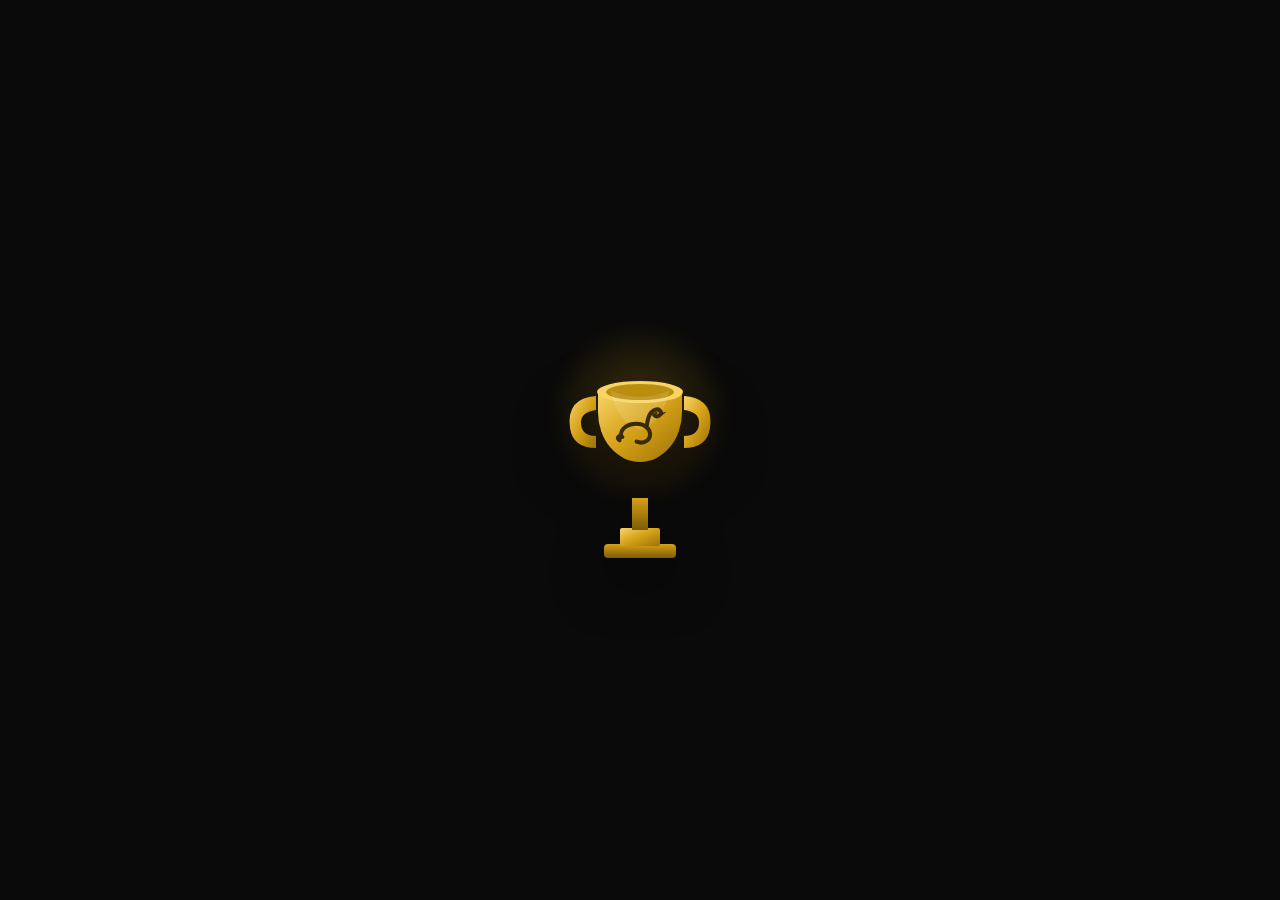
<file: design/goose-cup-reference.html>
<!doctype html><html><head><meta charset="utf-8">
<style>
  body{margin:0;background:#0a0a0a;font-family:system-ui,sans-serif;display:flex;justify-content:center;align-items:center;height:100vh;}
  .goose-cup{position:relative;width:240px;height:300px;display:flex;align-items:center;justify-content:center;}
  .goose-cup .glow{position:absolute;top:38%;left:50%;width:210px;height:210px;transform:translate(-50%,-50%);
    background:radial-gradient(circle,rgba(212,160,23,0.30),transparent 62%);filter:blur(6px);
    animation:cupGlow 3.4s ease-in-out infinite;}
  .goose-cup svg.cup{position:relative;width:200px;height:240px;filter:drop-shadow(0 20px 26px rgba(0,0,0,.55));
    transform-origin:50% 80%;animation:cupFloat 3.4s ease-in-out infinite;}
  .goose-cup .shine{mix-blend-mode:screen;opacity:.0;animation:cupShine 4.2s ease-in-out infinite;}
  .goose-cup .spk{position:absolute;color:#F7D465;font-size:16px;opacity:0;filter:drop-shadow(0 0 4px #F0C040);}
  .goose-cup .s1{top:22%;left:26%;animation:twinkle 2.6s ease-in-out infinite;}
  .goose-cup .s2{top:16%;left:66%;animation:twinkle 2.6s ease-in-out .9s infinite;}
  .goose-cup .s3{top:34%;left:74%;animation:twinkle 2.6s ease-in-out 1.7s infinite;}
  @keyframes cupFloat{0%,100%{transform:translateY(0) rotate(-2.5deg);}50%{transform:translateY(-12px) rotate(2.5deg);}}
  @keyframes cupGlow{0%,100%{opacity:.55;}50%{opacity:1;}}
  @keyframes cupShine{0%,55%{opacity:0;transform:translateX(-40px);}70%{opacity:.9;}85%,100%{opacity:0;transform:translateX(40px);}}
  @keyframes twinkle{0%,100%{opacity:0;transform:scale(.4);}50%{opacity:1;transform:scale(1);}}
  /* hover boost */
  .goose-cup:hover svg.cup{animation-duration:1.6s;}
  .goose-cup:hover .glow{animation-duration:1.6s;}
</style></head><body>

<div class="goose-cup">
  <div class="glow"></div>
  <span class="spk s1">✦</span><span class="spk s2">✦</span><span class="spk s3">✦</span>
  <svg class="cup" viewBox="0 0 200 240">
    <defs>
      <linearGradient id="gA" x1="0" y1="0" x2="1" y2="1">
        <stop offset="0" stop-color="#F7D465"/><stop offset=".5" stop-color="#D4A017"/><stop offset="1" stop-color="#9c7208"/>
      </linearGradient>
      <linearGradient id="gAd" x1="0" y1="0" x2="0" y2="1">
        <stop offset="0" stop-color="#D4A017"/><stop offset="1" stop-color="#7d5c06"/>
      </linearGradient>
      <clipPath id="bowlClip"><path d="M58 62 h84 v20 a42 50 0 0 1 -84 0 z"/></clipPath>
    </defs>
    <rect x="64" y="214" width="72" height="14" rx="4" fill="url(#gAd)"/>
    <rect x="80" y="198" width="40" height="18" rx="2" fill="url(#gA)"/>
    <rect x="92" y="168" width="16" height="32" fill="url(#gAd)"/>
    <path d="M56 66 q-30 2 -26 32 q3 20 26 20 v-12 q-14 0 -15 -12 q-1 -12 15 -14 z" fill="url(#gA)"/>
    <path d="M144 66 q30 2 26 32 q-3 20 -26 20 v-12 q14 0 15 -12 q1 -12 -15 -14 z" fill="url(#gA)"/>
    <path d="M58 62 h84 v20 a42 50 0 0 1 -84 0 z" fill="url(#gA)"/>
    <ellipse cx="100" cy="62" rx="43" ry="11" fill="#F7D465"/>
    <ellipse cx="100" cy="62" rx="34" ry="8" fill="#b98d10"/>
    <path d="M70 60 q30 14 60 0 q-8 34 -30 40 q-22 -6 -30 -40 z" fill="rgba(255,255,255,0.12)"/>
    <!-- goose emblem -->
    <g transform="translate(66,62) scale(0.68)" fill="none" stroke="#3a2a05" stroke-width="6" stroke-linecap="round" stroke-linejoin="round">
      <path d="M22 66 C20 53 34 45 49 47 C61 49 67 58 64 67 C61 74 52 76 45 73"/>
      <path d="M24 66 C18 63 15 68 20 71"/>
      <path d="M60 49 C62 37 64 29 73 26 C79 24 82 30 80 33 C78 36 74 37 71 34"/>
      <path d="M80 31 l9 -2 -7 6 z" fill="#3a2a05" stroke="none"/>
      <circle cx="74" cy="31" r="1.8" fill="#3a2a05" stroke="none"/>
    </g>
    <!-- moving shine over the bowl -->
    <g clip-path="url(#bowlClip)"><rect class="shine" x="40" y="55" width="26" height="60" fill="#fff" transform="skewX(-18)"/></g>
  </svg>
</div>
</body></html>
</file>
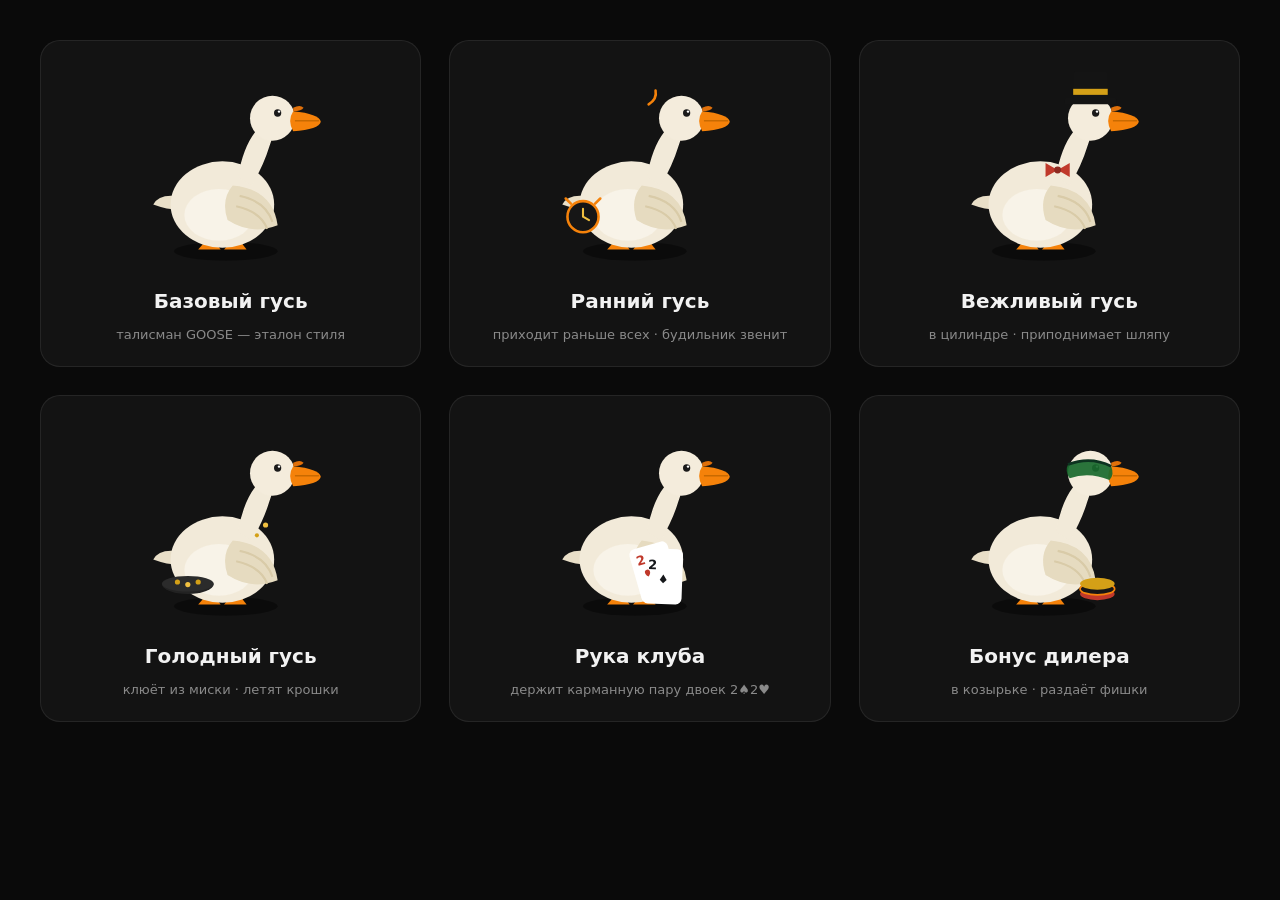
<file: design/goose-mascots-reference.html>
<!doctype html><html><head><meta charset="utf-8">
<style>
  body{margin:0;background:#0a0a0a;font-family:system-ui,sans-serif;padding:40px;}
  .grid{display:grid;grid-template-columns:repeat(3,1fr);gap:28px;max-width:1200px;margin:0 auto;}
  .card{background:rgba(255,255,255,0.04);border:1px solid rgba(255,255,255,0.08);border-radius:20px;
    padding:24px;display:flex;flex-direction:column;align-items:center;gap:14px;}
  .card h3{margin:0;color:#f2f2f2;font-size:20px;font-weight:700;}
  .card p{margin:0;color:#8a8a8a;font-size:13px;text-align:center;}
  svg.g{width:190px;height:210px;}
</style></head><body>

<svg style="display:none"><symbol id="goose" viewBox="0 0 220 240">
  <ellipse cx="104" cy="214" rx="60" ry="11" fill="rgba(0,0,0,0.4)"/>
  <g fill="#F5820A"><path d="M86 196 l-14 16 h26 z"/><path d="M116 196 l-14 16 h26 z"/></g>
  <path d="M46 150 q-20 -2 -26 10 q16 6 30 6 z" fill="#e9dfc8"/>
  <ellipse cx="100" cy="160" rx="60" ry="50" fill="#f2ead9"/>
  <ellipse cx="96" cy="172" rx="40" ry="30" fill="#f8f3e8"/>
  <path d="M112 138 q46 4 52 46 q-30 12 -58 -6 q-8 -24 6 -40 z" fill="#e6dbc0"/>
  <path d="M120 150 q30 6 38 30" stroke="#d9cba8" stroke-width="2.5" fill="none"/>
  <path d="M116 162 q28 6 36 26" stroke="#d9cba8" stroke-width="2.5" fill="none"/>
  <path d="M118 128 q6 -34 20 -52 q10 -14 26 -12 q-6 18 -10 30 q-6 20 -20 44 z" fill="#f2ead9"/>
  <circle cx="158" cy="60" r="26" fill="#f4ecdc"/>
  <circle cx="164" cy="54" r="4.2" fill="#1a1a1a"/><circle cx="165.6" cy="52.4" r="1.4" fill="#fff"/>
  <path d="M182 52 q30 3 32 12 q-2 9 -32 11 q-7 -12 0 -23 z" fill="#F5820A"/>
  <path d="M184 63 h28" stroke="#c96a00" stroke-width="1.6"/>
  <path d="M182 48 q8 -4 12 0 q-2 4 -12 4 z" fill="#e0700a"/>
</symbol></svg>

<div class="grid">

  <div class="card">
    <svg class="g" viewBox="0 0 220 240"><use href="#goose"/></svg>
    <h3>Базовый гусь</h3><p>талисман GOOSE — эталон стиля</p>
  </div>

  <div class="card">
    <svg class="g" viewBox="0 0 220 240"><use href="#goose"/>
      <!-- alarm clock -->
      <g transform="translate(24,150)">
        <circle cx="20" cy="24" r="18" fill="#161616" stroke="#F5820A" stroke-width="3"/>
        <path d="M6 9 l-6 -6 M34 9 l6 -6" stroke="#F5820A" stroke-width="3" stroke-linecap="round"/>
        <path d="M20 24 v-9 M20 24 l7 4" stroke="#F0C040" stroke-width="2.4" stroke-linecap="round"/>
      </g>
      <path d="M120 44 q10 -6 8 -16" stroke="#F5820A" stroke-width="3" fill="none" stroke-linecap="round"/>
    </svg>
    <h3>Ранний гусь</h3><p>приходит раньше всех · будильник звенит</p>
  </div>

  <div class="card">
    <svg class="g" viewBox="0 0 220 240"><use href="#goose"/>
      <!-- top hat -->
      <g>
        <rect x="128" y="36" width="60" height="8" rx="4" fill="#141414"/>
        <rect x="138" y="6" width="40" height="34" rx="4" fill="#141414"/>
        <rect x="138" y="26" width="40" height="7" fill="#D4A017"/>
      </g>
      <!-- bow tie -->
      <path d="M120 120 l14 -8 v16 z M120 120 l-14 -8 v16 z" fill="#C0392B"/>
      <circle cx="120" cy="120" r="4" fill="#8f2a20"/>
    </svg>
    <h3>Вежливый гусь</h3><p>в цилиндре · приподнимает шляпу</p>
  </div>

  <div class="card">
    <svg class="g" viewBox="0 0 220 240"><use href="#goose"/>
      <!-- food bowl -->
      <g transform="translate(30,182)">
        <path d="M0 6 a30 12 0 0 0 60 0 z" fill="#222"/>
        <ellipse cx="30" cy="6" rx="30" ry="9" fill="#2b2b2b"/>
        <circle cx="18" cy="4" r="3" fill="#D4A017"/><circle cx="30" cy="7" r="3" fill="#F0C040"/><circle cx="42" cy="4" r="3" fill="#D4A017"/>
      </g>
      <!-- crumbs mid-air -->
      <circle cx="150" cy="120" r="3" fill="#F0C040"/><circle cx="140" cy="132" r="2.4" fill="#D4A017"/>
    </svg>
    <h3>Голодный гусь</h3><p>клюёт из миски · летят крошки</p>
  </div>

  <div class="card">
    <svg class="g" viewBox="0 0 220 240"><use href="#goose"/>
      <!-- two cards held -->
      <g transform="translate(96,150) rotate(-6)">
        <rect x="0" y="0" width="46" height="64" rx="7" fill="#fff" transform="rotate(-10)"/>
        <rect x="18" y="-4" width="46" height="64" rx="7" fill="#fff" transform="rotate(8)"/>
        <text x="24" y="20" font-family="system-ui" font-weight="800" font-size="15" fill="#15171a" transform="rotate(8)">2</text>
        <path d="M42 26 l4 6 -4 4 -4 -4 z" fill="#15171a" transform="rotate(8)"/>
        <text x="6" y="20" font-family="system-ui" font-weight="800" font-size="15" fill="#C0392B" transform="rotate(-10)">2</text>
        <path d="M12 30 a3 3 0 0 1 6 0 c0 3 -3 5 -3 5 c0 0 -3 -2 -3 -5 z" fill="#C0392B" transform="rotate(-10)"/>
      </g>
    </svg>
    <h3>Рука клуба</h3><p>держит карманную пару двоек 2♠2♥</p>
  </div>

  <div class="card">
    <svg class="g" viewBox="0 0 220 240"><use href="#goose"/>
      <!-- dealer visor -->
      <path d="M132 50 q26 -10 50 2 q4 10 -2 16 q-24 -10 -46 -2 q-6 -8 -2 -16 z" fill="#1a6b2e" opacity="0.92"/>
      <path d="M132 50 q26 -10 50 2" stroke="#0d3320" stroke-width="3" fill="none"/>
      <!-- chip stack -->
      <g transform="translate(150,176)">
        <ellipse cx="16" cy="24" rx="20" ry="7" fill="#C0392B"/>
        <ellipse cx="16" cy="18" rx="20" ry="7" fill="#161616" stroke="#F5820A" stroke-width="2"/>
        <ellipse cx="16" cy="12" rx="20" ry="7" fill="#D4A017"/>
      </g>
    </svg>
    <h3>Бонус дилера</h3><p>в козырьке · раздаёт фишки</p>
  </div>

</div>
</body></html>
</file>
